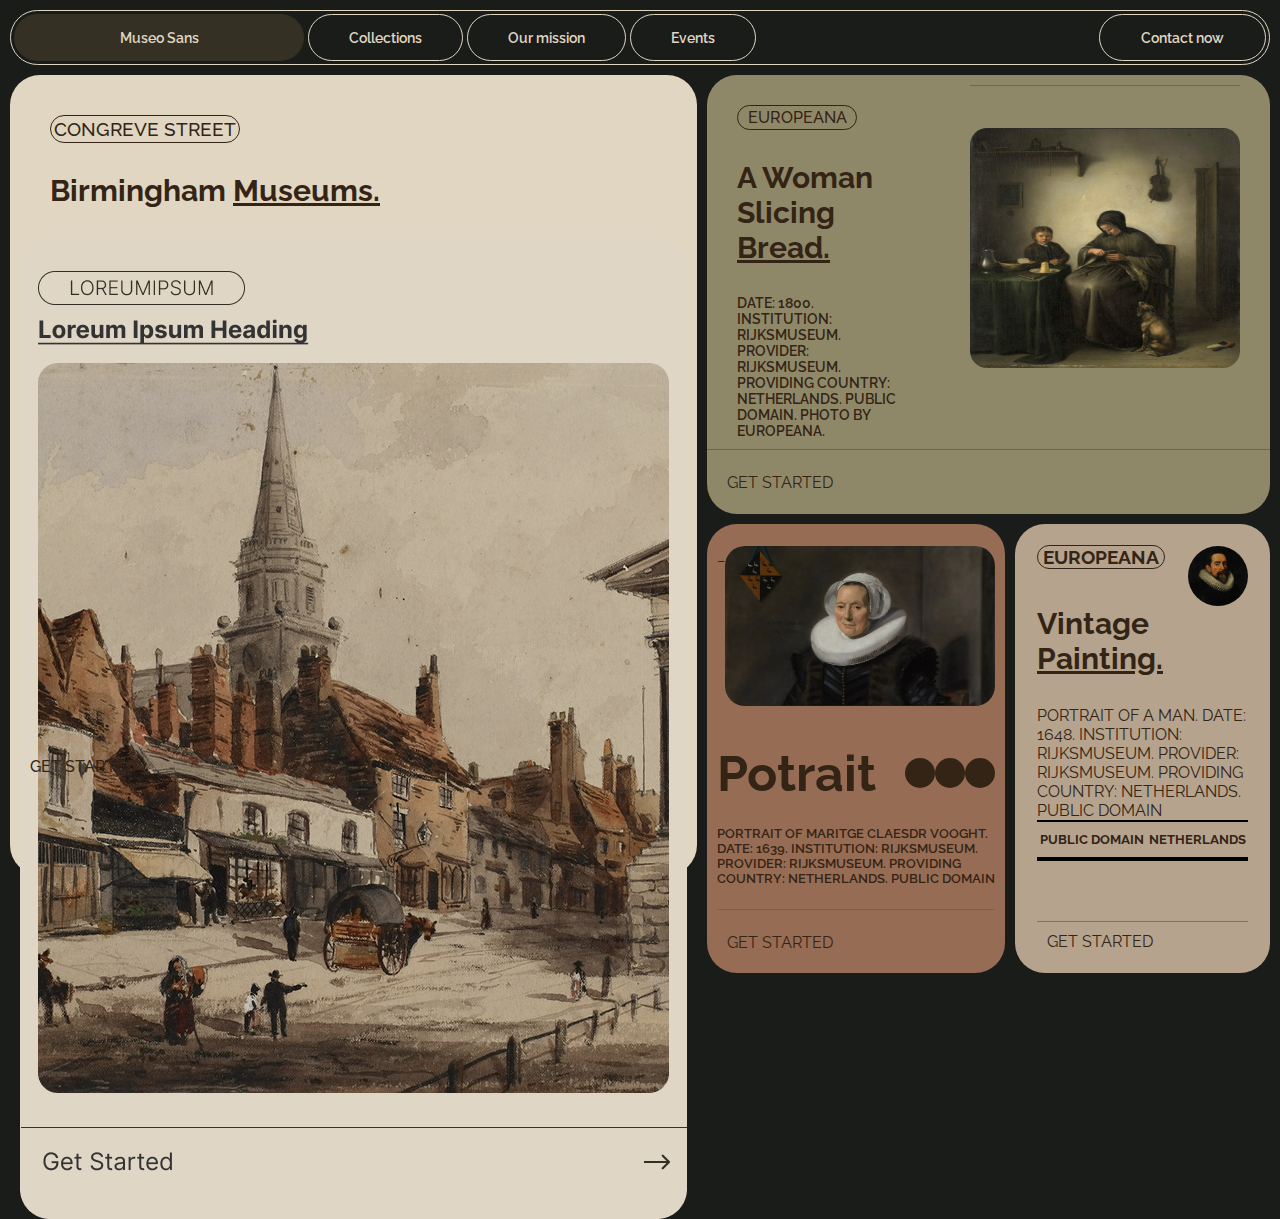
<file: Acciojob final project/base.html>
<!DOCTYPE html>
<html lang="en">
<head>
    <meta charset="UTF-8">
    <meta name="viewport" content="width=device-width, initial-scale=1.0">
    <title>Acciojob project</title>
    <link rel="stylesheet" href="style.css">
    <style>
        @import url('https://fonts.googleapis.com/css2?family=Inter:ital,opsz,wght@0,14..32,100..900;1,14..32,100..900&family=Raleway:ital,wght@0,100..900;1,100..900&display=swap');
    </style>
</head>
<body style="background-color: rgb(26 28 25);">
   <div class="container">
        <nav class="navbar">
            <div class="nav-link-1">
                <div style="background-color: #343124; color: #e0d6c2;">
                    <p>Museo Sans</p>
                </div>
                <div>
                    <p>Collections</p>
                </div>
                <div>
                    <p>Our mission</p>
                </div>
                <div>
                    <p>Events</p>
                </div>
                <div style="margin: 0;">
                    <p>Menu</p>
                </div> 
            </div>
            <div class="nav-link-2">
                <p>Contact now</p>
            </div>
        </nav>

        <section class="content-container">
            <div class="grids">
                <div class="grid-1">
                    <div>
                        <h3>CONGREVE STREET</h3>
                        <h1 style="font-size: 30px;">Birmingham <u>Museums.</u></h1>
                    </div>
                    <div class="bg-image-1" ><img src="first.png" alt=""></div>
                    <div></div>
                    <div style="margin: 20px 0 0 10px; font-weight: 500;">GET STARTED</div>
                </div>
                <div class="grid-2">
                    <div>
                        <div class="grid-2-desc">
                            <p>EUROPEANA</p>
                            <h1 style="font-size: 30px;">A Woman Slicing <u>Bread.</u></h1>
                            <p style="font-size: 14px; font-weight: 600;">DATE: 1800. INSTITUTION: RIJKSMUSEUM. PROVIDER: RIJKSMUSEUM. PROVIDING COUNTRY: NETHERLANDS. PUBLIC DOMAIN. PHOTO BY EUROPEANA.</p>
                        </div>
                        <div class="grid-2-image">
                            <img src="s.png" alt="old-image">
                        </div>
                    </div>
                    <div></div>
                    <div>
                        <p style="margin-left: 20px;">GET STARTED</p>
                        <i></i>
                    </div>
                </div>
                <div class="grid-3">
                    <div class="grid-3-image">_<img src="t.png" alt="ols-woman">
                    </div>
                    <div class="grid-3-desc">
                        <h1 style="font-size: 50px;">Potrait</h1>
                        <div class="big-dots">
                            <div></div>
                            <div></div>
                            <div></div>
                        </div>
                    </div>
                    <p style="font-size: 13px; font-weight: 600;">PORTRAIT OF MARITGE CLAESDR VOOGHT. DATE: 1639. INSTITUTION: RIJKSMUSEUM. PROVIDER: RIJKSMUSEUM. PROVIDING COUNTRY: NETHERLANDS. PUBLIC DOMAIN</p>
                    <div style="width: 100%; border-top: 1px solid #6f664b;"></div>
                    <div>
                        <p style="margin-left: 10px;">GET STARTED</p>
                        <i></i>
                    </div>
                </div>
                <div class="grid-4">
                    <div class="grid-4-head">
                        <h3><span style="border: 1px solid rgb(52 36 21); border-radius: 30px; padding: 0 5px;">EUROPEANA</span></h3>
                        <img width="60" style="border-radius: 30px;" src="f.png" alt="man-image">
                    </div>
                    <div class="grid-4-desc">
                        <h1 style="margin-bottom: 30px; font-size: 30px;">Vintage <u>Painting.</u></h1>
                        <p>PORTRAIT OF A MAN. DATE: 1648. INSTITUTION: RIJKSMUSEUM. PROVIDER: RIJKSMUSEUM. PROVIDING COUNTRY: NETHERLANDS. PUBLIC DOMAIN</p>
                    </div>
                    <div class="grid-4-domain">
                        <p>PUBLIC DOMAIN</p>
                        <p>NETHERLANDS</p>
                    </div>
                    <div style="width: 100%; border-top: 2px solid black; margin-bottom: 60px;"></div>
                    <div style="width: 100%; border-top: 1px solid rgb(124, 114, 97); margin-bottom: 5px;"></div>
                    <div>
                        <p style="margin-left: 10px; margin-top: 5px;">GET STARTED</p>
                        <i></i>
                    </div>
                </div>
            </div>
        </section>
   </div>
</body>
</html>
</file>
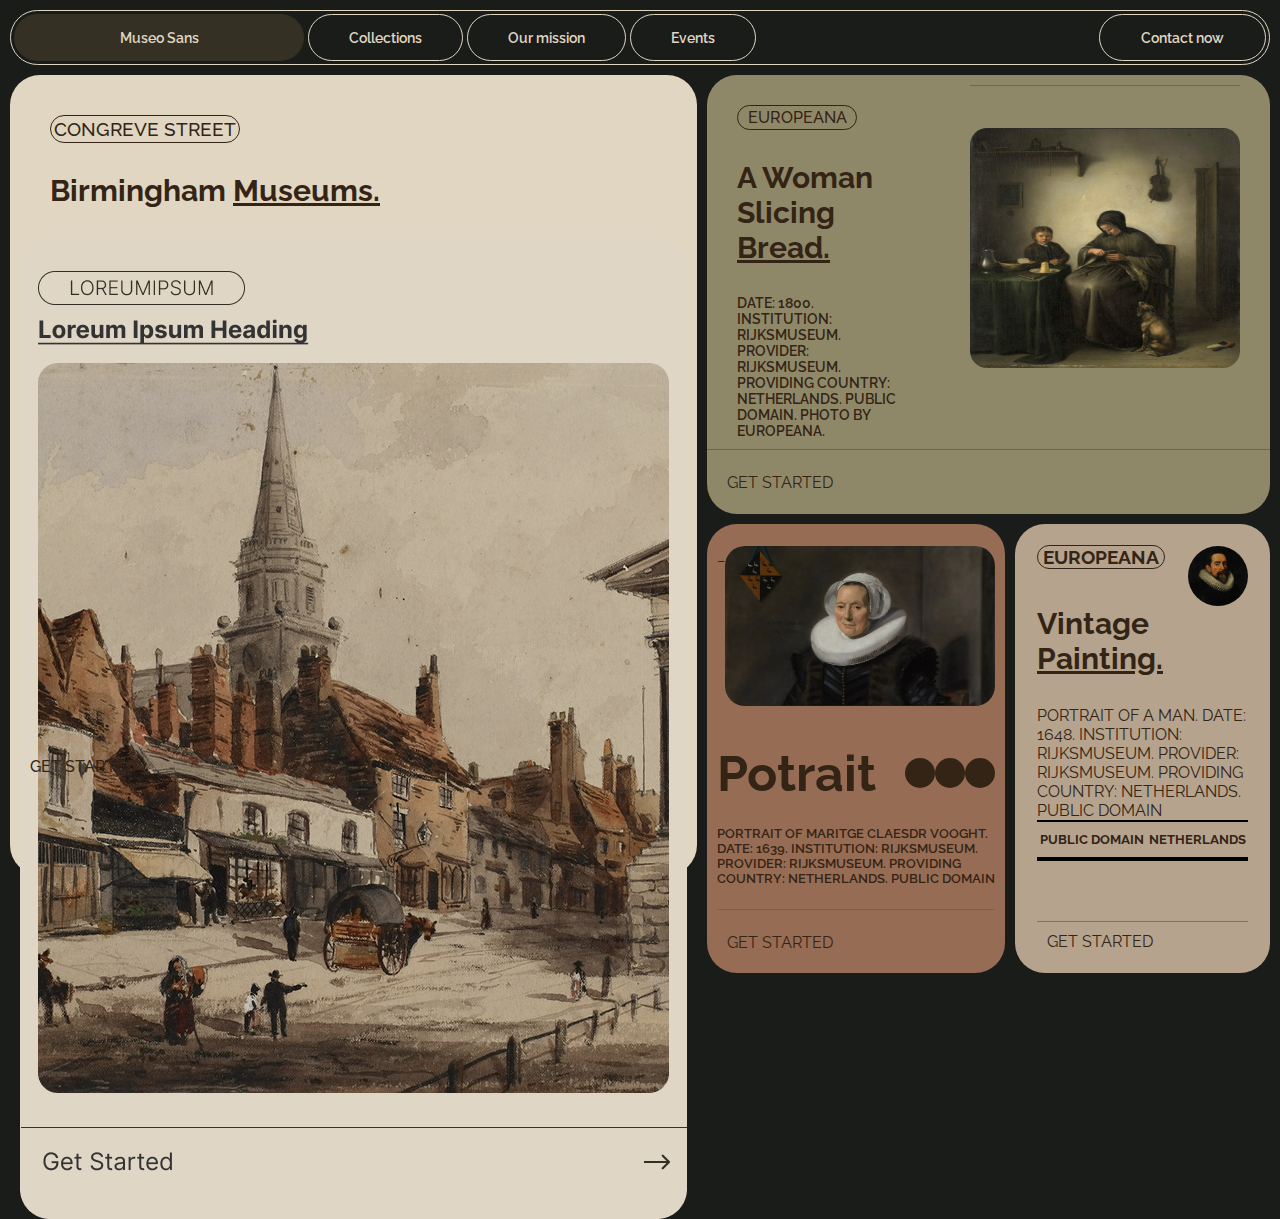
<file: Acciojob final project/inedx.html>
<!DOCTYPE html>
<html lang="en">
<head>
    <meta charset="UTF-8">
    <meta name="viewport" content="width=device-width, initial-scale=1.0">
    <title>Acciojob project</title>
    <link rel="stylesheet" href="style.css">
    <style>
        @import url('https://fonts.googleapis.com/css2?family=Inter:ital,opsz,wght@0,14..32,100..900;1,14..32,100..900&family=Raleway:ital,wght@0,100..900;1,100..900&display=swap');
    </style>
</head>
<body style="background-color: rgb(26 28 25);">
   <div class="container">
        <nav class="navbar">
            <div class="nav-link-1">
                <div style="background-color: #343124; color: #e0d6c2;">
                    <p>Museo Sans</p>
                </div>
                <div>
                    <p>Collections</p>
                </div>
                <div>
                    <p>Our mission</p>
                </div>
                <div>
                    <p>Events</p>
                </div>
                <div style="margin: 0;">
                    <p>Menu</p>
                </div> 
            </div>
            <div class="nav-link-2">
                <p>Contact now</p>
            </div>
        </nav>

        <section class="content-container">
            <div class="grids">
                <div class="grid-1">
                    <div>
                        <h3>CONGREVE STREET</h3>
                        <h1 style="font-size: 30px;">Birmingham <u>Museums.</u></h1>
                    </div>
                    <div class="bg-image-1" ><img src="first.png" alt=""></div>
                    <div></div>
                    <div style="margin: 20px 0 0 10px; font-weight: 500;">GET STARTED</div>
                </div>
                <div class="grid-2">
                    <div>
                        <div class="grid-2-desc">
                            <p>EUROPEANA</p>
                            <h1 style="font-size: 30px;">A Woman Slicing <u>Bread.</u></h1>
                            <p style="font-size: 14px; font-weight: 600;">DATE: 1800. INSTITUTION: RIJKSMUSEUM. PROVIDER: RIJKSMUSEUM. PROVIDING COUNTRY: NETHERLANDS. PUBLIC DOMAIN. PHOTO BY EUROPEANA.</p>
                        </div>
                        <div class="grid-2-image">
                            <img src="s.png" alt="old-image">
                        </div>
                    </div>
                    <div></div>
                    <div>
                        <p style="margin-left: 20px;">GET STARTED</p>
                        <i></i>
                    </div>
                </div>
                <div class="grid-3">
                    <div class="grid-3-image">_<img src="t.png" alt="ols-woman">
                    </div>
                    <div class="grid-3-desc">
                        <h1 style="font-size: 50px;">Potrait</h1>
                        <div class="big-dots">
                            <div></div>
                            <div></div>
                            <div></div>
                        </div>
                    </div>
                    <p style="font-size: 13px; font-weight: 600;">PORTRAIT OF MARITGE CLAESDR VOOGHT. DATE: 1639. INSTITUTION: RIJKSMUSEUM. PROVIDER: RIJKSMUSEUM. PROVIDING COUNTRY: NETHERLANDS. PUBLIC DOMAIN</p>
                    <div style="width: 100%; border-top: 1px solid #6f664b;"></div>
                    <div>
                        <p style="margin-left: 10px;">GET STARTED</p>
                        <i></i>
                    </div>
                </div>
                <div class="grid-4">
                    <div class="grid-4-head">
                        <h3><span style="border: 1px solid rgb(52 36 21); border-radius: 30px; padding: 0 5px;">EUROPEANA</span></h3>
                        <img width="60" style="border-radius: 30px;" src="f.png" alt="man-image">
                    </div>
                    <div class="grid-4-desc">
                        <h1 style="margin-bottom: 30px; font-size: 30px;">Vintage <u>Painting.</u></h1>
                        <p>PORTRAIT OF A MAN. DATE: 1648. INSTITUTION: RIJKSMUSEUM. PROVIDER: RIJKSMUSEUM. PROVIDING COUNTRY: NETHERLANDS. PUBLIC DOMAIN</p>
                    </div>
                    <div class="grid-4-domain">
                        <p>PUBLIC DOMAIN</p>
                        <p>NETHERLANDS</p>
                    </div>
                    <div style="width: 100%; border-top: 2px solid black; margin-bottom: 60px;"></div>
                    <div style="width: 100%; border-top: 1px solid rgb(124, 114, 97); margin-bottom: 5px;"></div>
                    <div>
                        <p style="margin-left: 10px; margin-top: 5px;">GET STARTED</p>
                        <i></i>
                    </div>
                </div>
            </div>
        </section>
   </div>
</body>
</html>
</file>
<file: Acciojob final project/style.css>
*{
    margin: 0;
    padding: 0;
    box-sizing: border-box;
    font-family: "Raleway", sans-serif;
    font-optical-sizing: auto;
}

.container{
    padding: 10px;
    height: 900px;
}

.navbar{
    height: 55px;
    width: auto;
    border-radius: 40px;
    border: 1px solid #e0d6c2;
    color: #e0d6c2;
    font-weight: 600;
    font-size: 14px;
    padding: 3px;
    display: flex;
    justify-content: space-between;
    align-items: center;
}

li{
    list-style-type: none;
}

.nav-link-1{
    display: flex;
    width: 100%;
    height: 100%;
}

.nav-link-1 div:first-child{
    width: 370px;
    height: 100%;
    display: flex;
    align-items: center;
    justify-content: center;
    background-color:#343124;
    margin-right: 4px;
    border-radius: 30px;
}

.nav-link-1 div:nth-child(2), .nav-link-1 div:nth-child(3), .nav-link-1 div:nth-child(4), .nav-link-1 div:nth-child(5){
    height: 100%;
    display: flex;
    align-items: center;
    padding: 0 40px;
    border: 1px solid #e0d6c2;
    margin-right: 4px;
    border-radius: 40px;
}

.nav-link-1 div:last-child{
    display: none;
}

.nav-link-1 div:hover, .nav-link-2:hover{
    background-color: rgb(224 214 194);
    color: #343124;
    cursor: pointer;
}

.nav-link-2{
    width: 180px;
    height: 100%;
    padding: 0 40px;
    display: flex;
    justify-content: center;
    align-items: center;
    border-radius: 30px;
    border: 1px solid #e0d6c2;
}

.content-container{
    color: rgb(52 36 21);
}

.grids{
    display: grid;
    grid-template-columns: repeat(3, 1fr);
    grid-template-rows: repeat(2, 1fr);
    margin-top: 10px;
}

.grid-1 div{
    display: flex;
    flex-direction: column;
    gap: 30px;
}

.grid-1{
    grid-row: 1/3;
    background-color: rgb(224 214 194);
    padding: 10px;
    height: 800px;
    margin-right: 10px;
    border-radius: 30px;
}

.grid-1 div:first-child{
    padding: 30px;
}

.grid-2{
    grid-column: 2/4;
    background-color: #8f8868;
    margin-bottom: 10px;
    border-radius: 30px;
    display: flex;
    flex-direction: column;
}

.grid-4{
    background-color: #b5a38d;
    border-radius: 30px;
}

.bg-image-1{
    background-image: url("https://s3-alpha-sig.figma.com/img/dd77/b915/9bd218bf2e2ad3b90da9abce140d1ba8?Expires=1742169600&Key-Pair-Id=APKAQ4GOSFWCW27IBOMQ&Signature=EaI~WY5J95rtFSHICaUU9V~E5sFwUTDe22mTU3UaxFjdTDJz0t1MUzqEd4T6MrVcUzMCF1n4rcul0YaYPkIaut5I6EshQDv0F0yDGRPrDe8~se1AU~hXxDNXu0PjRBgulUskXZRikvLbojrPYD3cBRxWEtSg23doyC9vHlJDzFLz5RtWcUSsurc5AiW425KBvXyNV-yLZoBwk4D9DNb0H3ROJNhLyODMVsbRFGbhE-pES96swA6P6J6LPLYf-Zoy7dxkKWJ6wFvFWGouJqixiOkpCvuFWyF6MNjpsy~hmKPsXwYWboGZADYAl7Sbv~-kOvzLqIHyfrgQ8q7ngY8fKw__");
    height: 60%;
    background-size: cover;
    border-radius: 20px;
    margin-bottom: 30px;
    
}

.grid-1 div h3{
    font-weight: 500;
    padding: 2px;
    width: 190px;
    border: 1px solid rgb(52 36 21);
    border-radius: 30px;
    text-align: center;
}

.grid-1 div:nth-child(3){
    width: 100%;
    border-top: 1px solid #a49885;
    margin-top: 30px;
}

.grid-2-desc p:first-child{
    font-weight: 500;
    padding: 2px;
    width: 120px;
    border: 1px solid rgb(52 36 21);
    border-radius: 30px;
    text-align: center;
}

.grid-2-desc {
    display: flex;
    flex-direction: column;
    gap: 30px;
    padding: 30px 30px 0 30px;
}

.grid-2 div:first-child{
    display: flex;
}

.grid-2-image{
    margin: 30px;
}

.grid-2-image img{
    width: 370px;
    height: 240px;
    border-radius: 17px;
}

.grid-2 div:nth-child(2){
    width: 100%;
    border-top: 1px solid #6f664b;
    margin-top: 10px;
}

.grid-2 div:last-child{
    flex-grow: 2;
    display: flex;
    align-items: center;
    justify-content: space-between;
}


.grid-3{
    background-color: #976c54;
    margin-right: 10px;
    border-radius: 30px;
    display: flex;
    flex-direction: column;
    justify-content: space-around;
    padding: 10px;
}

.grid-3-image{
    display: flex;
    justify-content: center;
}

.grid-3-desc{
    display: flex;
    justify-content: space-between;
    align-items: center;
}

.big-dots{
    display: flex;
}

.big-dots div{
    width: 30px;
    height: 30px;
    border-radius: 30px;
    background-color:rgb(52 36 21);
}

.grid-3-image img{
    width: 400px;
    height: 160px;
    border-radius: 20px;
    margin-bottom: 15px;
}

.grid-3 div:last-child{
    display: flex;
    justify-content: space-between;
    align-items: center;
}

.grid-4{
    display: flex;
    flex-direction: column;
    justify-content: space-between;
    padding: 22px;
}

.grid-4-head{
    display: flex;
    justify-content: space-between;
}

.grid-4-domain{
    display: flex;
    justify-content: space-around;
    padding: 10px 0;
    border-top: 2px solid black;
    
    border-bottom: 2px solid black;
    font-size: 13px;
    font-weight: bolder;
}

@media screen and (max-width:1330px) {
    .nav-link-1 div:first-child{
        width: 290px;
    }

    .nav-link-2{
        width: 180px;
    }

    .grid-3-image img{
        width: 270px;
    }

    .grid-2-image img{
        width: 270px;
    }
}

@media screen and (max-width:945px){
    .nav-link-1 div:nth-child(2), .nav-link-1 div:nth-child(3), .nav-link-1 div:nth-child(4), .nav-link-2{
        display: none;
    }

    .nav-link-1 div:first-child{
        width: 90%;
    }

    .nav-link-1 div:last-child{
        display: flex;
        justify-content: center;
    }

    .grids{
        display: flex;
        flex-direction: column;
        gap: 10px;
    }

    .grid-1{
        height: 600px;
    }
}

@media screen and (max-width:600px){
    .grid-2 div:first-child{
        display: flex;
        flex-direction: column;
        gap: 5px;
    }
}
</file>
